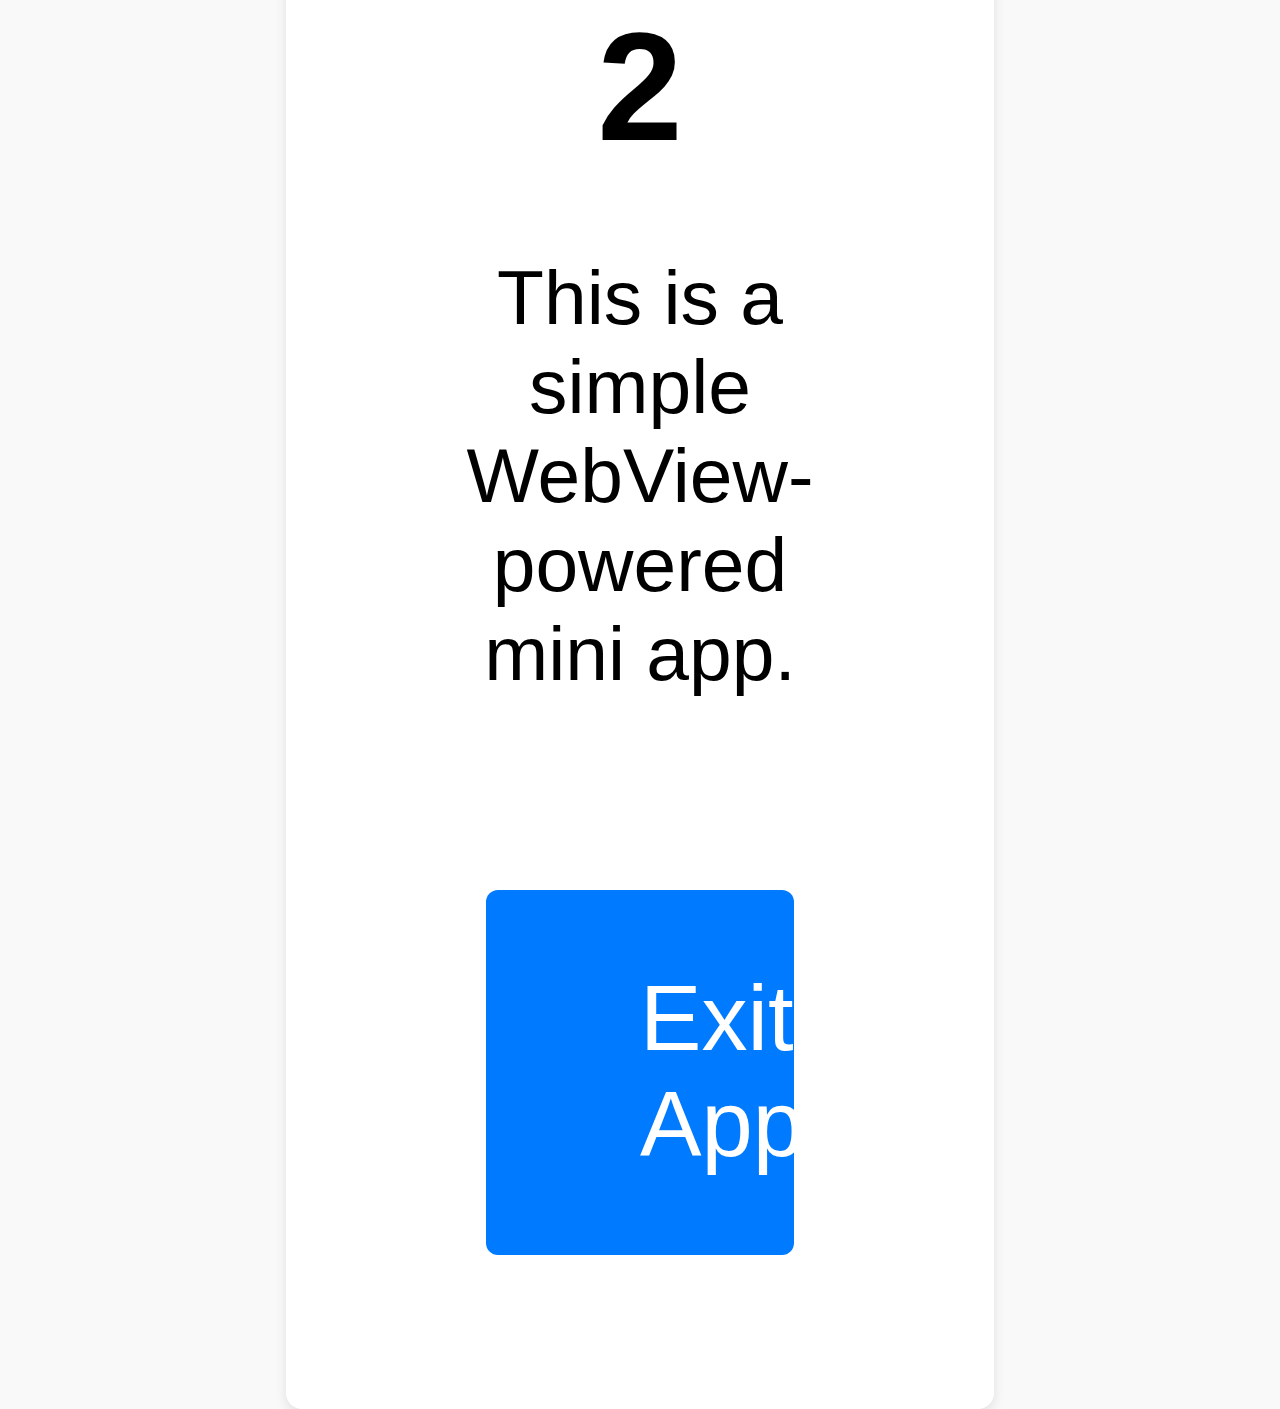
<file: mini-apps/form/index.html>
<!DOCTYPE html>
<html lang="en">
<head>
  <meta name="viewport" content="width=device-width, initial-scale=1.0, maximum-scale=1.0, user-scalable=no" />
  <title>Form Mini App</title>
  <link rel="stylesheet" href="style.css">
</head>
<body>
  <div class="app">
    <div class="card">
      <h1>Mini App 2</h1>
      <p>This is a simple WebView-powered mini app.</p>
      <button onclick="exitApp()">Exit App</button>
    </div>
  </div>
  <script src="app.js"></script>
</body>
</html>
</file>
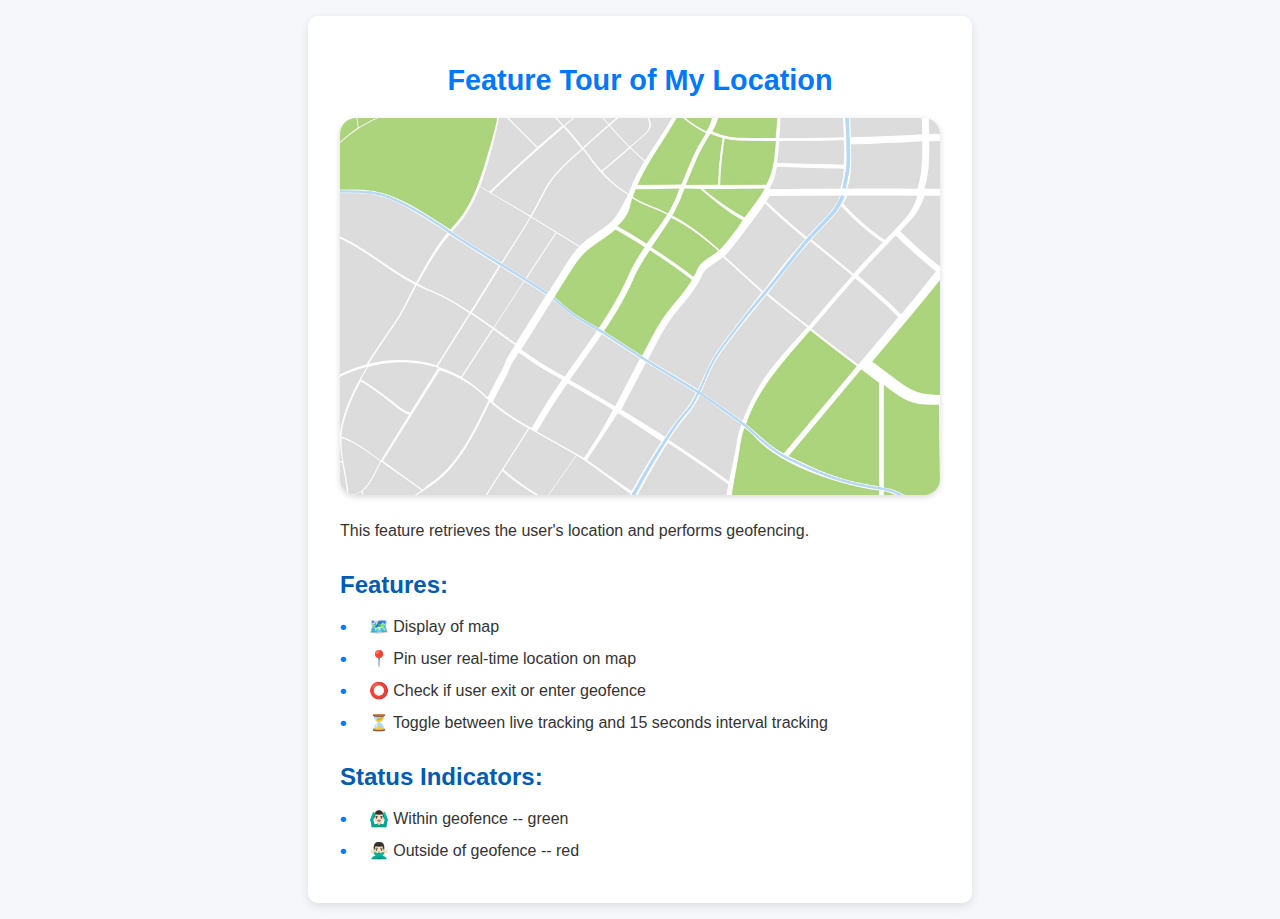
<file: mini-apps/info/index.html>
<!DOCTYPE html>
<html lang="en">
<head>
  <meta charset="UTF-8" />
  <meta name="viewport" content="width=device-width, initial-scale=1.0, maximum-scale=1.0, user-scalable=no" />
  <title>Info Mini</title>
  <link rel="stylesheet" href="style.css" />
</head>
<body>
  <div class="app">
    <h1>Feature Tour of My Location</h1>

    <img src="map.jpg" alt="Map illustration" class="feature-image" />

    <section class="description">
      <p>This feature retrieves the user's location and performs geofencing.</p>

      <h2>Features:</h2>
      <ul>
        <li>🗺️ Display of map</li>
        <li>📍 Pin user real-time location on map</li>
        <li>⭕ Check if user exit or enter geofence</li>
        <li>⏳ Toggle between live tracking and 15 seconds interval tracking</li>
      </ul>

      <h2>Status Indicators:</h2>
      <ul>
        <li>🙆🏻‍♂️ Within geofence -- green</li>
        <li>🙅🏻‍♂️ Outside of geofence -- red</li>
      </ul>
    </section>
  </div>

  <script src="app.js"></script>
</body>
</html>
</file>
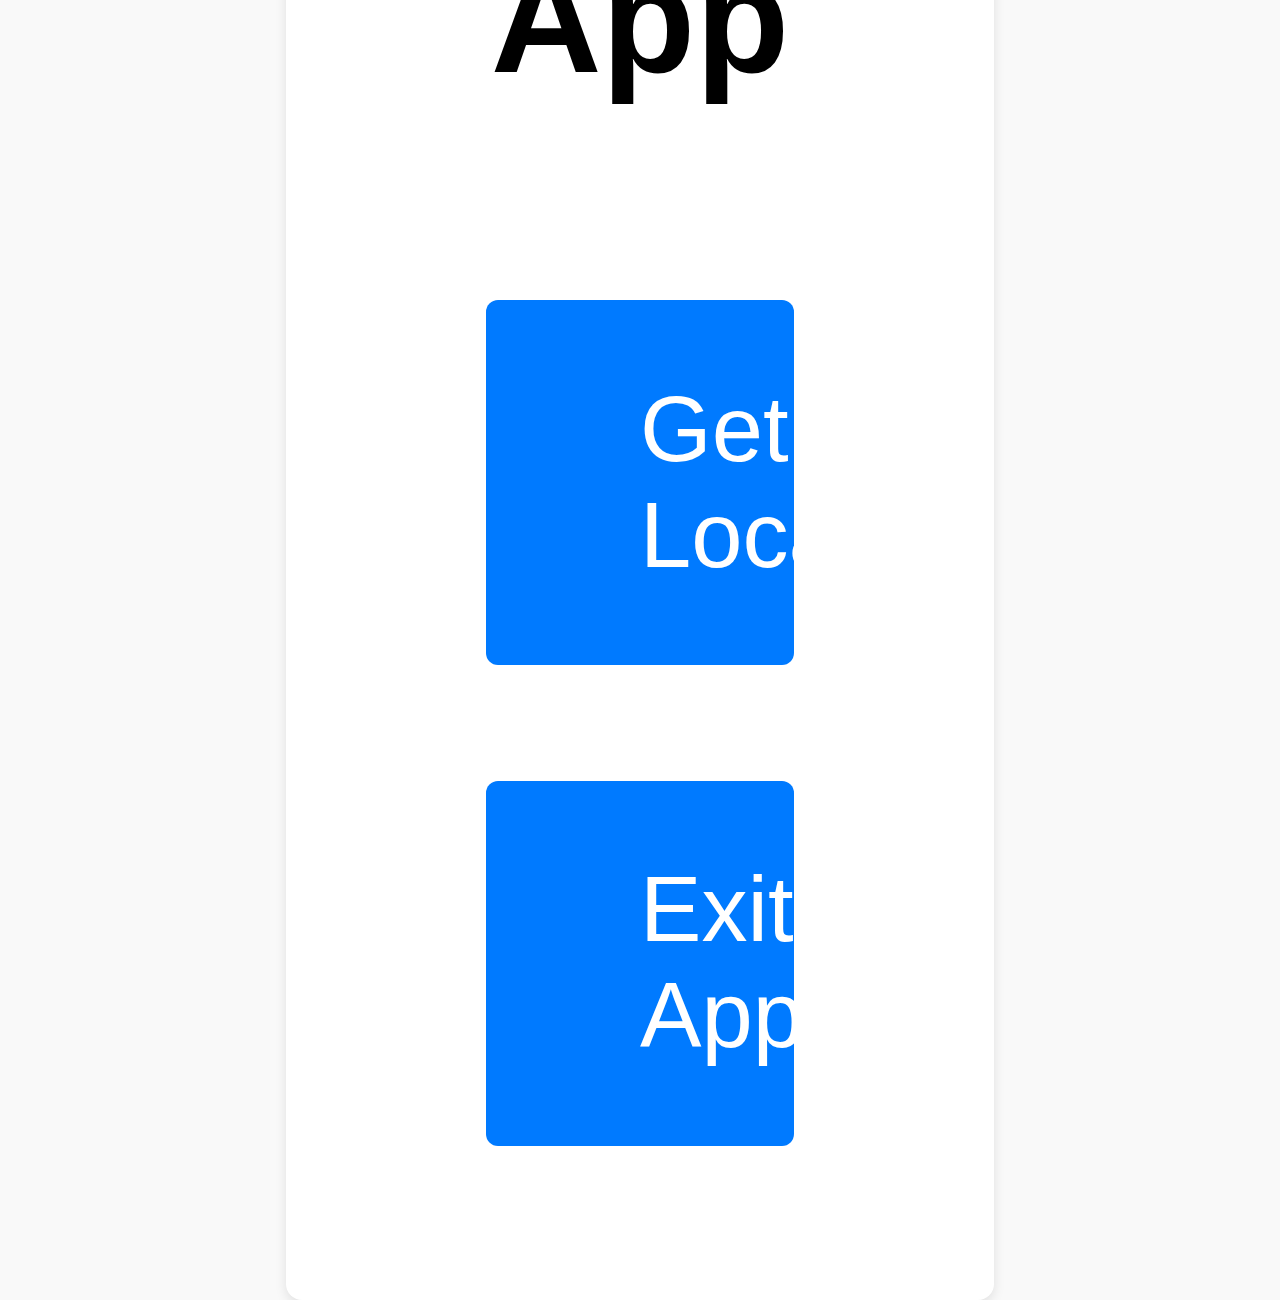
<file: mini-apps/tracker/index.html>
<!DOCTYPE html>
<html lang="en">
<head>
  <meta name="viewport" content="width=device-width, initial-scale=1.0, maximum-scale=1.0, user-scalable=no" />
  <title>Form Mini App</title>
  <link rel="stylesheet" href="style.css">
</head>
<body>
  <div class="app">
    <div class="card">
      <h1>Mini App</h1>
      <button onclick="getUserLocation()">Get Location</button>
      <button onclick="exitApp()">Exit App</button>
    </div>
  </div>
  <script src="app.js"></script>
</body>
</html>
</file>
<file: mini-apps/form/style.css>
html {
  font-size: 6vw; /* scale font size by viewport width */
}

body, html {
  margin: 0;
  padding: 0;
  height: 100%;
  width: 100%;
  font-family: -apple-system, BlinkMacSystemFont, 'Segoe UI', Roboto, sans-serif;
  background: #f9f9f9;
}

.app {
  width: 100vw;
  height: 100vh;
  display: flex;
  justify-content: center;
  align-items: center;
  padding: 0;
  margin: 0;
  box-sizing: border-box;
}

.card {
  background: white;
  border-radius: 16px;
  box-shadow: 0 4px 12px rgba(0,0,0,0.1);
  padding: 2rem;
  width: 90vw;
  max-width: 400px;
  text-align: center;
}

h1 {
  margin: 0 0 1rem;
  font-size: 2rem; /* relative to html font-size */
}

p {
  font-size: 1rem;
}

button {
  margin-top: 1.5rem;
  padding: 1rem 2rem;
  font-size: 1.2rem;
  border: none;
  border-radius: 12px;
  background-color: #007aff;
  color: white;
  cursor: pointer;
  width: 100%;
  max-width: 300px;
}
</file>
<file: mini-apps/info/style.css>
body {
  font-family: -apple-system, BlinkMacSystemFont, "Segoe UI", Roboto, Oxygen,
    Ubuntu, Cantarell, "Open Sans", "Helvetica Neue", sans-serif;
  margin: 0;
  padding: 1rem;
  background-color: #f5f7fa;
  color: #333;
  line-height: 1.5;
}

.app {
  max-width: 600px;
  margin: 0 auto;
  background: white;
  padding: 1.5rem 2rem;
  border-radius: 10px;
  box-shadow: 0 3px 10px rgba(0,0,0,0.1);
}

h1 {
  font-size: 1.8rem;
  margin-bottom: 1rem;
  text-align: center;
  color: #0077ff;
}

.feature-image {
  display: block;
  max-width: 100%;
  height: auto;
  margin: 0 auto 1.5rem;
  border-radius: 16px;
  box-shadow: 0 2px 6px rgba(0,0,0,0.15);
}

.description h2 {
  color: #005bb5;
  margin-top: 1.5rem;
  margin-bottom: 0.75rem;
}

.description ul {
  list-style: none;
  padding-left: 0;
  margin-top: 0;
  margin-bottom: 1rem;
}

.description ul li {
  position: relative;
  padding-left: 1.8rem;
  margin-bottom: 0.5rem;
  font-size: 1rem;
}

.description ul li::before {
  content: '•';
  position: absolute;
  left: 0;
  color: #0077ff;
  font-weight: bold;
  font-size: 1.2rem;
  line-height: 1;
  top: 0.1rem;
}
</file>
<file: mini-apps/tracker/style.css>
html {
  font-size: 6vw; /* scale font size by viewport width */
}

body, html {
  margin: 0;
  padding: 0;
  height: 100%;
  width: 100%;
  font-family: -apple-system, BlinkMacSystemFont, 'Segoe UI', Roboto, sans-serif;
  background: #f9f9f9;
}

.app {
  width: 100vw;
  height: 100vh;
  display: flex;
  justify-content: center;
  align-items: center;
  padding: 0;
  margin: 0;
  box-sizing: border-box;
}

.card {
  background: white;
  border-radius: 16px;
  box-shadow: 0 4px 12px rgba(0,0,0,0.1);
  padding: 2rem;
  width: 90vw;
  max-width: 400px;
  text-align: center;
}

h1 {
  margin: 0 0 1rem;
  font-size: 2rem; /* relative to html font-size */
}

p {
  font-size: 1rem;
}

button {
  margin-top: 1.5rem;
  padding: 1rem 2rem;
  font-size: 1.2rem;
  border: none;
  border-radius: 12px;
  background-color: #007aff;
  color: white;
  cursor: pointer;
  width: 100%;
  max-width: 300px;
}
</file>
